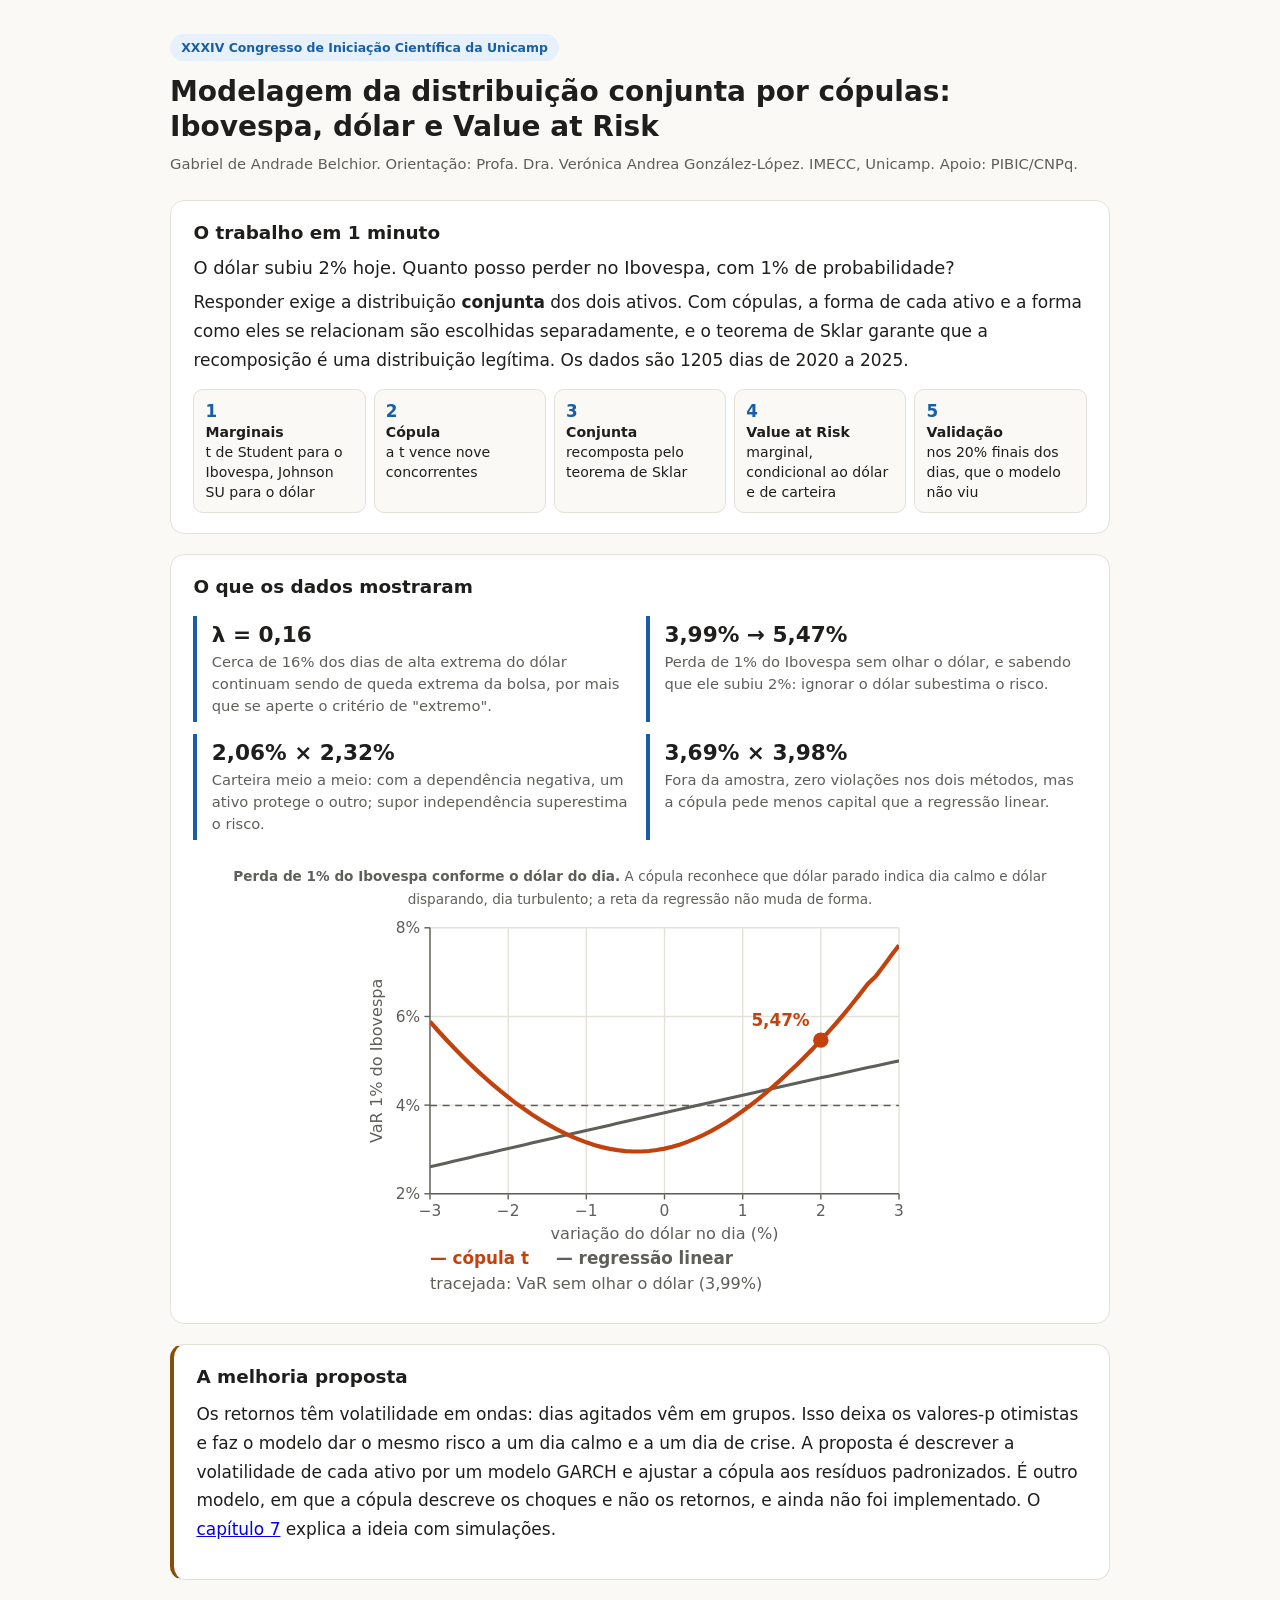
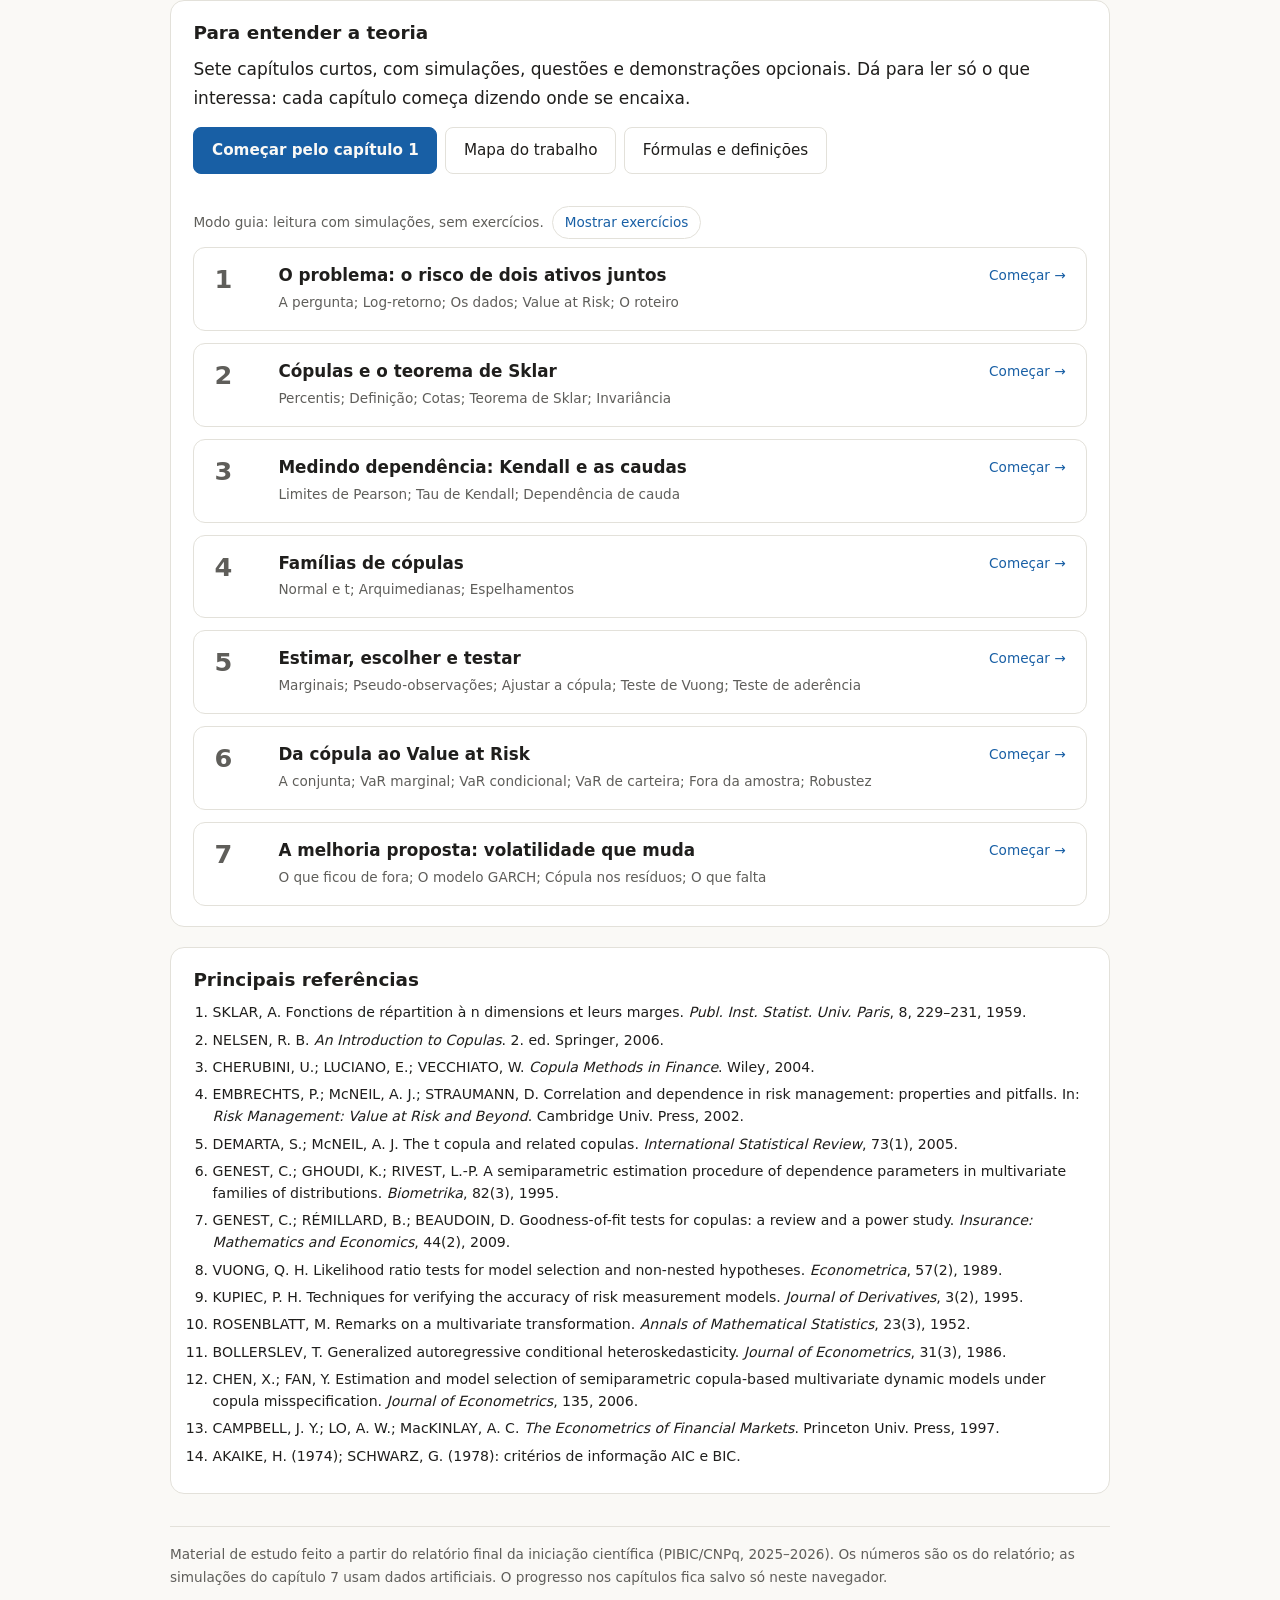
<file: index.html>
<!DOCTYPE html>
<!-- pagina-personalizada -->
<html lang="pt-BR">
<head>
<meta charset="utf-8">
<meta name="viewport" content="width=device-width, initial-scale=1, viewport-fit=cover">
<title>Cópulas: Ibovespa, dólar e VaR</title>
<meta name="description" content="A teoria por trás da iniciação científica sobre cópulas aplicadas ao Ibovespa, ao dólar e ao Value at Risk.">
<link rel="stylesheet" href="assets/estudo.css">
<link rel="stylesheet" href="assets/guia.css">
<style>
  .site { max-width: 980px; }
  .selo { display: inline-block; font-size: .78rem; font-weight: 600; color: var(--accent); background: var(--accent-bg); border-radius: 999px; padding: .2rem .7rem; margin-bottom: .8rem; }
  .site h1 { font-size: 1.75rem; line-height: 1.25; margin-bottom: .4rem; }
  .autoria { color: var(--muted); font-size: .92rem; margin: 0 0 1.5rem; }
  .bloco { background: var(--card); border: 1px solid var(--border); border-radius: 14px; padding: 1.25rem 1.4rem; margin: 0 0 1.25rem; }
  .bloco > h2 { font-size: 1.15rem; margin: 0 0 .6rem; }
  .pergunta { font-size: 1.12rem; line-height: 1.5; margin: 0 0 .4rem; }
  .etapas { list-style: none; padding: 0; margin: .9rem 0 0; display: grid; grid-template-columns: repeat(5, minmax(0, 1fr)); gap: .5rem; counter-reset: etapa; }
  .etapas li { counter-increment: etapa; border: 1px solid var(--border); border-radius: 10px; padding: .6rem .7rem; font-size: .88rem; line-height: 1.4; background: var(--bg); }
  .etapas li::before { content: counter(etapa); display: block; font-weight: 700; color: var(--accent); font-size: 1.05rem; }
  .etapas strong { display: block; }
  @media (max-width: 760px) { .etapas { grid-template-columns: 1fr; } .etapas li { display: grid; grid-template-columns: 1.6rem 1fr; } .etapas li::before { grid-row: span 2; } }
  .numeros { display: grid; grid-template-columns: repeat(2, minmax(0, 1fr)); gap: .75rem; margin: .4rem 0 0; }
  @media (max-width: 600px) { .numeros { grid-template-columns: 1fr; } }
  .numero { border-left: 4px solid var(--accent); padding: .3rem 0 .3rem .9rem; }
  .numero .valor { font-size: 1.35rem; font-weight: 700; line-height: 1.3; }
  .numero p { margin: .15rem 0 0; font-size: .92rem; color: var(--muted); line-height: 1.5; }
  .duas { display: grid; gap: 1.25rem; }
  .duas svg { width: 100%; max-width: 560px; height: auto; display: block; margin: 0 auto; }
  .legenda-fig { text-align: center; font-size: .85rem; color: var(--muted); margin: .3rem 0 0; }
  .melhoria { border-left: 4px solid var(--warn); }
  .site .cap-lista { margin-top: .5rem; }
  .refs { font-size: .88rem; line-height: 1.55; padding-left: 1.2rem; margin: 0; }
  .refs li { margin-bottom: .35rem; }
  .rodape { color: var(--muted); font-size: .85rem; margin-top: 2rem; border-top: 1px solid var(--border); padding-top: 1rem; }
  .comece { margin: .8rem 0 0; }
</style>
</head>
<body>
<main class="site">
  <span class="selo">XXXIV Congresso de Iniciação Científica da Unicamp</span>
  <h1>Modelagem da distribuição conjunta por cópulas: Ibovespa, dólar e Value at Risk</h1>
  <p class="autoria">Gabriel de Andrade Belchior. Orientação: Profa. Dra. Verónica Andrea González-López. IMECC, Unicamp. Apoio: PIBIC/CNPq.</p>

  <section class="bloco">
    <h2>O trabalho em 1 minuto</h2>
    <p class="pergunta">O dólar subiu 2% hoje. Quanto posso perder no Ibovespa, com 1% de probabilidade?</p>
    <p>Responder exige a distribuição <strong>conjunta</strong> dos dois ativos. Com cópulas, a forma de cada ativo e a forma como eles se relacionam são escolhidas separadamente, e o teorema de Sklar garante que a recomposição é uma distribuição legítima. Os dados são 1205 dias de 2020 a 2025.</p>
    <ol class="etapas">
      <li><strong>Marginais</strong>t de Student para o Ibovespa, Johnson SU para o dólar</li>
      <li><strong>Cópula</strong>a t vence nove concorrentes</li>
      <li><strong>Conjunta</strong>recomposta pelo teorema de Sklar</li>
      <li><strong>Value at Risk</strong>marginal, condicional ao dólar e de carteira</li>
      <li><strong>Validação</strong>nos 20% finais dos dias, que o modelo não viu</li>
    </ol>
  </section>

  <section class="bloco">
    <h2>O que os dados mostraram</h2>
    <div class="duas">
      <div class="numeros">
        <div class="numero"><div class="valor">λ = 0,16</div><p>Cerca de 16% dos dias de alta extrema do dólar continuam sendo de queda extrema da bolsa, por mais que se aperte o critério de "extremo".</p></div>
        <div class="numero"><div class="valor">3,99% → 5,47%</div><p>Perda de 1% do Ibovespa sem olhar o dólar, e sabendo que ele subiu 2%: ignorar o dólar subestima o risco.</p></div>
        <div class="numero"><div class="valor">2,06% × 2,32%</div><p>Carteira meio a meio: com a dependência negativa, um ativo protege o outro; supor independência superestima o risco.</p></div>
        <div class="numero"><div class="valor">3,69% × 3,98%</div><p>Fora da amostra, zero violações nos dois métodos, mas a cópula pede menos capital que a regressão linear.</p></div>
      </div>
      <div>
        <p class="legenda-fig"><strong>Perda de 1% do Ibovespa conforme o dólar do dia.</strong> A cópula reconhece que dólar parado indica dia calmo e dólar disparando, dia turbulento; a reta da regressão não muda de forma.</p>
        <svg viewBox="0 0 400 280" id="fig-inicio" role="img" aria-label="VaR de 1% do Ibovespa em função da variação do dólar no dia: curva da cópula, reta da regressão e o VaR sem condição"></svg>
      </div>
    </div>
  </section>

  <section class="bloco melhoria">
    <h2>A melhoria proposta</h2>
    <p>Os retornos têm volatilidade em ondas: dias agitados vêm em grupos. Isso deixa os valores-p otimistas e faz o modelo dar o mesmo risco a um dia calmo e a um dia de crise. A proposta é descrever a volatilidade de cada ativo por um modelo GARCH e ajustar a cópula aos resíduos padronizados. É outro modelo, em que a cópula descreve os choques e não os retornos, e ainda não foi implementado. O <a href="capitulos/cap-07.html">capítulo 7</a> explica a ideia com simulações.</p>
  </section>

  <section class="bloco">
    <h2>Para entender a teoria</h2>
    <p>Sete capítulos curtos, com simulações, questões e demonstrações opcionais. Dá para ler só o que interessa: cada capítulo começa dizendo onde se encaixa.</p>
    <nav class="site-nav">
      <a class="btn primario" href="capitulos/cap-01.html">Começar pelo capítulo 1</a>
      <a class="btn" href="mapa.html">Mapa do trabalho</a>
      <a class="btn" href="revisao.html">Questões misturadas</a>
      <a class="btn" href="formulas.html">Fórmulas e definições</a>
    </nav>
    <div class="cap-lista" id="capitulos"></div>
  </section>

  <section class="bloco">
    <h2>Principais referências</h2>
    <ol class="refs">
      <li>SKLAR, A. Fonctions de répartition à n dimensions et leurs marges. <em>Publ. Inst. Statist. Univ. Paris</em>, 8, 229–231, 1959.</li>
      <li>NELSEN, R. B. <em>An Introduction to Copulas</em>. 2. ed. Springer, 2006.</li>
      <li>CHERUBINI, U.; LUCIANO, E.; VECCHIATO, W. <em>Copula Methods in Finance</em>. Wiley, 2004.</li>
      <li>EMBRECHTS, P.; McNEIL, A. J.; STRAUMANN, D. Correlation and dependence in risk management: properties and pitfalls. In: <em>Risk Management: Value at Risk and Beyond</em>. Cambridge Univ. Press, 2002.</li>
      <li>DEMARTA, S.; McNEIL, A. J. The t copula and related copulas. <em>International Statistical Review</em>, 73(1), 2005.</li>
      <li>GENEST, C.; GHOUDI, K.; RIVEST, L.-P. A semiparametric estimation procedure of dependence parameters in multivariate families of distributions. <em>Biometrika</em>, 82(3), 1995.</li>
      <li>GENEST, C.; RÉMILLARD, B.; BEAUDOIN, D. Goodness-of-fit tests for copulas: a review and a power study. <em>Insurance: Mathematics and Economics</em>, 44(2), 2009.</li>
      <li>VUONG, Q. H. Likelihood ratio tests for model selection and non-nested hypotheses. <em>Econometrica</em>, 57(2), 1989.</li>
      <li>KUPIEC, P. H. Techniques for verifying the accuracy of risk measurement models. <em>Journal of Derivatives</em>, 3(2), 1995.</li>
      <li>ROSENBLATT, M. Remarks on a multivariate transformation. <em>Annals of Mathematical Statistics</em>, 23(3), 1952.</li>
      <li>BOLLERSLEV, T. Generalized autoregressive conditional heteroskedasticity. <em>Journal of Econometrics</em>, 31(3), 1986.</li>
      <li>CHEN, X.; FAN, Y. Estimation and model selection of semiparametric copula-based multivariate dynamic models under copula misspecification. <em>Journal of Econometrics</em>, 135, 2006.</li>
      <li>CAMPBELL, J. Y.; LO, A. W.; MacKINLAY, A. C. <em>The Econometrics of Financial Markets</em>. Princeton Univ. Press, 1997.</li>
      <li>AKAIKE, H. (1974); SCHWARZ, G. (1978): critérios de informação AIC e BIC.</li>
    </ol>
  </section>

  <p class="rodape">Material de estudo feito a partir do relatório final da iniciação científica (PIBIC/CNPq, 2025–2026). Os números são os do relatório; as simulações do capítulo 7 usam dados artificiais. O progresso nos capítulos fica salvo só neste navegador.</p>
</main>
<script src="assets/site.js"></script>
<script src="assets/estudo.js"></script>
<script src="assets/guia.js"></script>
<script src="assets/dados-ic.js"></script>
<script src="assets/copulas-lib.js"></script>
<script>
(function () {
  var S = window.SITE || { slug: '', livro: { titulo: '' }, capitulos: [] };
  var lista = document.getElementById('capitulos');
  S.capitulos.forEach(function (c) {
    var pronto = c.status === 'pronto';
    var d = document.createElement('div'); d.className = 'cap ' + (pronto ? 'pronto' : 'pendente');
    var num = document.createElement('div'); num.className = 'num'; num.textContent = c.numero;
    var meio = document.createElement('div');
    var h = document.createElement('h2');
    if (pronto) { var a = document.createElement('a'); a.href = c.arquivo; a.textContent = c.titulo; h.appendChild(a); }
    else h.textContent = c.titulo;
    var sec = document.createElement('p'); sec.className = 'secoes';
    sec.textContent = pronto ? (c.secoes || []).map(function (s) { return s.titulo; }).join('; ') : 'Ainda não preparado.';
    meio.appendChild(h); meio.appendChild(sec);
    var acao = document.createElement('div'); acao.className = 'acao';
    if (pronto) {
      var est = null;
      try { est = JSON.parse(localStorage.getItem('estatistica-tdah:' + S.slug + '/' + c.id) || 'null'); } catch (e) {}
      var link = document.createElement('a');
      if (est && typeof est.atual === 'number') {
        link.href = c.arquivo + '#passo-' + (est.atual + 1); link.textContent = 'Continuar →';
        acao.appendChild(link);
        if (est.onde) { var o = document.createElement('span'); o.className = 'onde'; o.textContent = est.onde; acao.appendChild(o); }
      } else { link.href = c.arquivo; link.textContent = 'Começar →'; acao.appendChild(link); }
    }
    d.appendChild(num); d.appendChild(meio); d.appendChild(acao);
    lista.appendChild(d);
  });
})();

/* Figura: VaR de 1% do Ibovespa em função do dólar */
(function () {
  var svg = document.getElementById('fig-inicio'), D = window.DADOS_IC;
  if (!svg || !D) return;
  function desenhar() {
    CL.limpar(svg);
    var e = CL.eixos(svg, { x: 50, y: 12, w: 335, h: 190, xmin: -3, xmax: 3, ymin: 2, ymax: 8,
      xticks: [-3, -2, -1, 0, 1, 2, 3], yticks: [2, 4, 6, 8], yfmt: function (t) { return fmt(t, 0) + '%'; },
      xlab: 'variação do dólar no dia (%)', ylab: 'VaR 1% do Ibovespa', grade: true });
    e.g.appendChild(svgEl('line', { x1: e.sx(-3), x2: e.sx(3), y1: e.sy(D.varMarg), y2: e.sy(D.varMarg), stroke: corVar('--muted'), 'stroke-dasharray': '5 4' }));
    e.g.appendChild(svgEl('path', { d: CL.caminho(D.grade.map(function (g, i) { return [e.sx(g), e.sy(D.varReg[i])]; })), stroke: corVar('--muted'), 'stroke-width': 2.2, fill: 'none' }));
    e.g.appendChild(svgEl('path', { d: CL.caminho(D.grade.map(function (g, i) { return [e.sx(g), e.sy(D.varCond[i])]; })), stroke: corVar('--s1'), 'stroke-width': 3, fill: 'none' }));
    e.g.appendChild(svgEl('circle', { cx: e.sx(2), cy: e.sy(D.varCond[50]), r: 5.5, fill: corVar('--s1') }));
    e.g.appendChild(svgEl('text', { x: e.sx(2) - 8, y: e.sy(D.varCond[50]) - 10, 'font-size': 12, 'text-anchor': 'end', fill: corVar('--s1'), 'font-weight': 600 }, '5,47%'));
    svg.appendChild(svgEl('text', { x: 50, y: 252, 'font-size': 12, fill: corVar('--s1'), 'font-weight': 600 }, '— cópula t'));
    svg.appendChild(svgEl('text', { x: 140, y: 252, 'font-size': 12, fill: corVar('--muted'), 'font-weight': 600 }, '— regressão linear'));
    svg.appendChild(svgEl('text', { x: 50, y: 270, 'font-size': 11.5, fill: corVar('--muted') }, 'tracejada: VaR sem olhar o dólar (3,99%)'));
  }
  desenhar();
  if (window.matchMedia) window.matchMedia('(prefers-color-scheme: dark)').addEventListener('change', desenhar);
})();
</script>
</body>
</html>
</file>
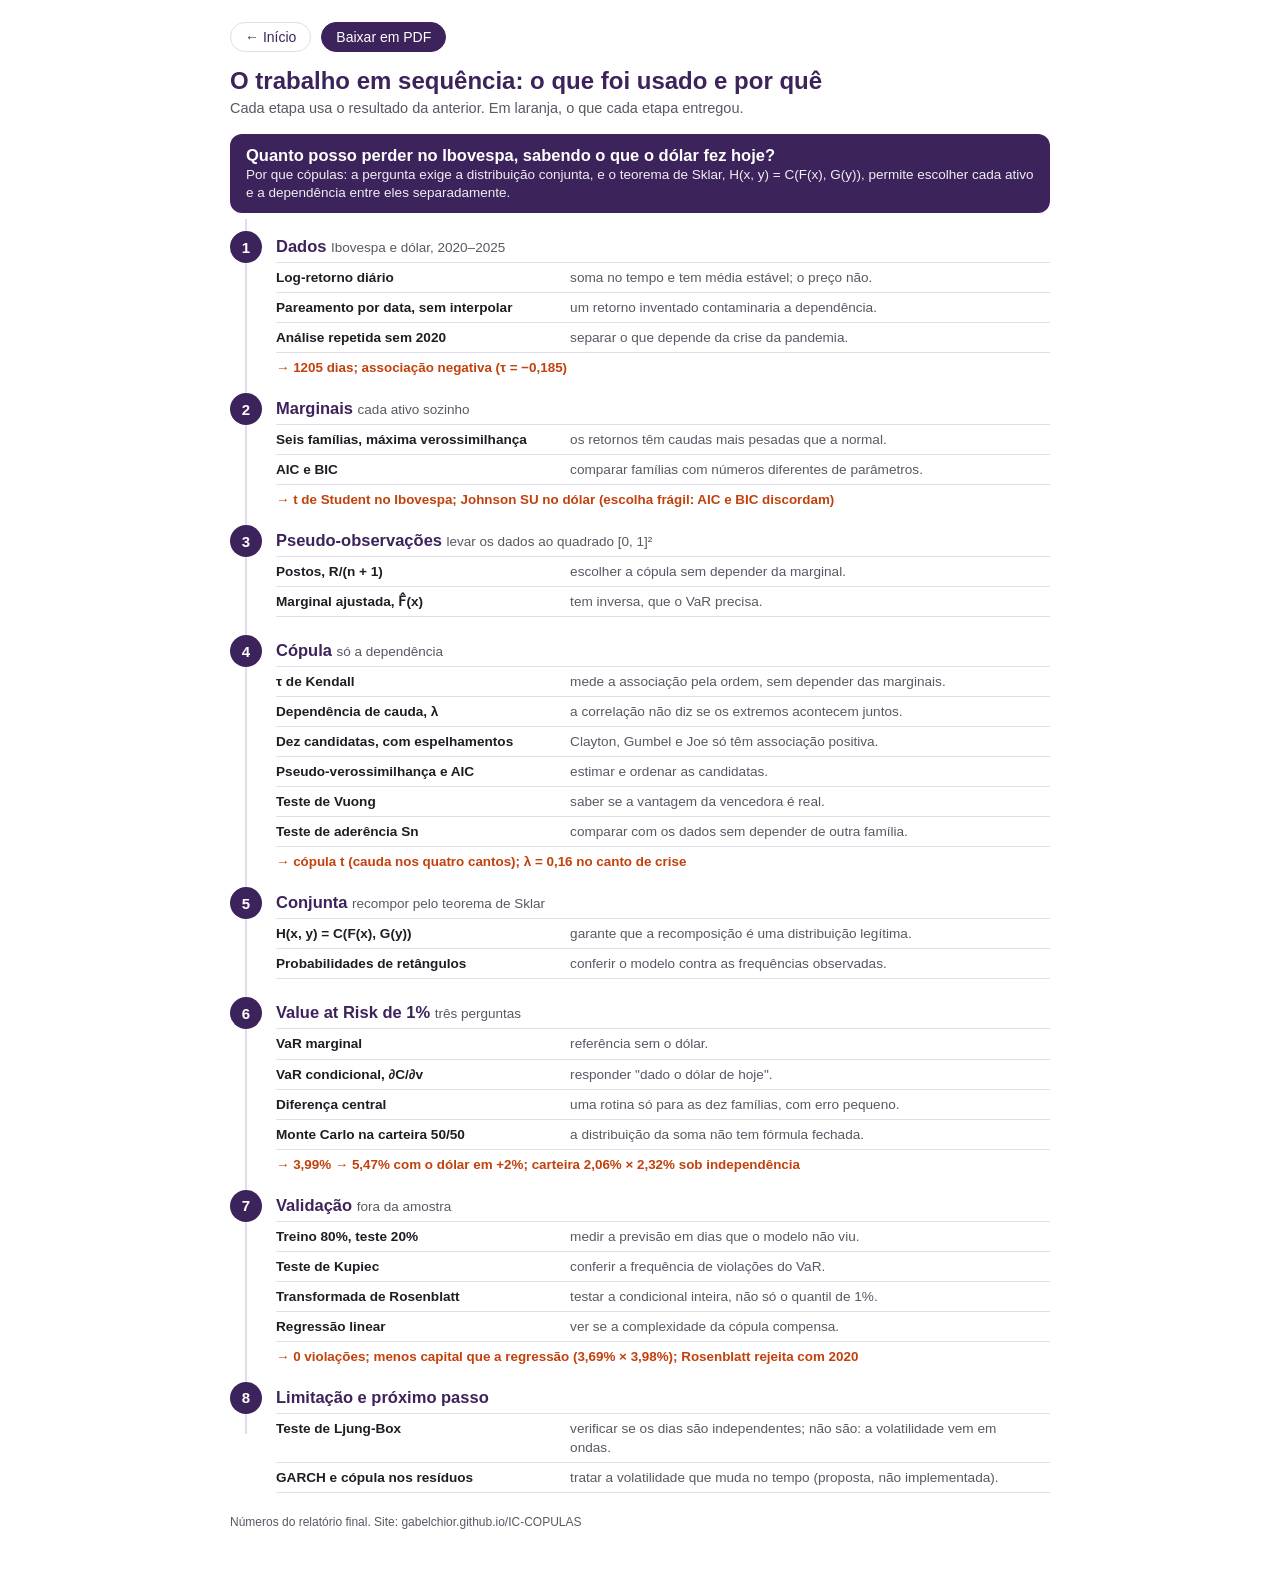
<file: mapa.html>
<!DOCTYPE html>
<html lang="pt-BR">
<head>
<meta charset="utf-8">
<meta name="viewport" content="width=device-width, initial-scale=1">
<title>Mapa do trabalho</title>
<meta name="description" content="O trabalho em sequência: o que foi usado em cada etapa e por quê.">
<style>
  @page { size: A4; margin: 10mm 13mm; }
  :root { --roxo: #3D235B; --laranja: #C2410C; --texto: #1f1d24; --cinza: #5b5763; --linha: #e2dde9; --fundo: #f6f3f9; }
  * { box-sizing: border-box; }
  html, body { margin: 0; background: #fff; color: var(--texto); font-family: "Segoe UI", Calibri, Arial, sans-serif;
    -webkit-print-color-adjust: exact; print-color-adjust: exact; }
  main { max-width: 860px; margin: 0 auto; padding: 22px 20px 40px; }
  .acoes { display: flex; gap: 10px; flex-wrap: wrap; margin: 0 0 14px; }
  .acoes a { font-size: 14px; color: var(--roxo); text-decoration: none; border: 1.5px solid var(--linha); border-radius: 999px; padding: 6px 14px; }
  .acoes a.primario { background: var(--roxo); color: #fff; border-color: var(--roxo); }
  h1 { font-size: 24px; color: var(--roxo); margin: 0 0 4px; line-height: 1.25; }
  .sub { color: var(--cinza); margin: 0 0 18px; font-size: 14.5px; }
  .pergunta { background: var(--roxo); color: #fff; border-radius: 12px; padding: 12px 16px; margin: 0 0 6px; }
  .pergunta strong { font-size: 16.5px; display: block; }
  .pergunta span { font-size: 13.5px; opacity: .92; }
  .etapas { list-style: none; margin: 0; padding: 0; }
  .etapa { position: relative; padding: 14px 0 6px 46px; break-inside: avoid; }
  .etapa::before { content: ""; position: absolute; left: 15px; top: 0; bottom: 0; border-left: 2px solid var(--linha); }
  .etapa:last-child::before { bottom: 50%; }
  .etapa .n { position: absolute; left: 0; top: 12px; width: 32px; height: 32px; border-radius: 999px; background: var(--roxo); color: #fff;
    font-weight: 700; font-size: 15px; display: flex; align-items: center; justify-content: center; }
  .etapa h2 { font-size: 16.5px; color: var(--roxo); margin: 4px 0 6px; }
  .etapa h2 small { font-weight: 400; color: var(--cinza); font-size: 13.5px; }
  .itens { display: grid; grid-template-columns: minmax(0, 38%) minmax(0, 62%); border-top: 1px solid var(--linha); font-size: 13.6px; line-height: 1.4; }
  .itens > div { padding: 5px 10px 5px 0; border-bottom: 1px solid var(--linha); }
  .itens .o { font-weight: 600; }
  .itens .p { color: var(--cinza); }
  .res { margin: 7px 0 0; font-size: 13.4px; color: var(--laranja); font-weight: 600; }
  .res::before { content: "→ "; }
  .rodape { margin-top: 16px; font-size: 12px; color: var(--cinza); }
  @media (max-width: 600px) {
    main { padding: 16px 16px 32px; }
    h1 { font-size: 21px; }
    .itens { grid-template-columns: 1fr; }
    .itens .o { border-bottom: 0; padding-bottom: 0; }
    .etapa { padding-left: 42px; }
  }
  @media print {
    main { max-width: none; padding: 0; }
    .acoes { display: none; }
    h1 { font-size: 20px; }
    .sub { margin-bottom: 8px; font-size: 12px; }
    .pergunta { padding: 8px 14px; }
    .pergunta strong { font-size: 14.5px; }
    .pergunta span { font-size: 12px; }
    .etapa { padding-top: 5px; padding-bottom: 0; }
    .etapa .n { top: 4px; width: 26px; height: 26px; font-size: 13px; }
    .etapa h2 { font-size: 14px; margin: 2px 0 3px; }
    .itens { font-size: 11.6px; line-height: 1.32; }
    .itens > div { padding: 2px 8px 2px 0; }
    .res { font-size: 11.4px; margin-top: 3px; }
    .rodape { margin-top: 8px; font-size: 10.5px; }
  }
</style>
</head>
<body>
<main>
  <nav class="acoes"><a href="index.html">← Início</a><a class="primario" href="mapa-do-trabalho.pdf" download>Baixar em PDF</a></nav>
  <h1>O trabalho em sequência: o que foi usado e por quê</h1>
  <p class="sub">Cada etapa usa o resultado da anterior. Em laranja, o que cada etapa entregou.</p>

  <div class="pergunta">
    <strong>Quanto posso perder no Ibovespa, sabendo o que o dólar fez hoje?</strong>
    <span>Por que cópulas: a pergunta exige a distribuição conjunta, e o teorema de Sklar, H(x, y) = C(F(x), G(y)), permite escolher cada ativo e a dependência entre eles separadamente.</span>
  </div>

  <ol class="etapas">
    <li class="etapa"><span class="n">1</span>
      <h2>Dados <small>Ibovespa e dólar, 2020–2025</small></h2>
      <div class="itens">
        <div class="o">Log-retorno diário</div><div class="p">soma no tempo e tem média estável; o preço não.</div>
        <div class="o">Pareamento por data, sem interpolar</div><div class="p">um retorno inventado contaminaria a dependência.</div>
        <div class="o">Análise repetida sem 2020</div><div class="p">separar o que depende da crise da pandemia.</div>
      </div>
      <p class="res">1205 dias; associação negativa (τ = −0,185)</p>
    </li>

    <li class="etapa"><span class="n">2</span>
      <h2>Marginais <small>cada ativo sozinho</small></h2>
      <div class="itens">
        <div class="o">Seis famílias, máxima verossimilhança</div><div class="p">os retornos têm caudas mais pesadas que a normal.</div>
        <div class="o">AIC e BIC</div><div class="p">comparar famílias com números diferentes de parâmetros.</div>
      </div>
      <p class="res">t de Student no Ibovespa; Johnson SU no dólar (escolha frágil: AIC e BIC discordam)</p>
    </li>

    <li class="etapa"><span class="n">3</span>
      <h2>Pseudo-observações <small>levar os dados ao quadrado [0, 1]²</small></h2>
      <div class="itens">
        <div class="o">Postos, R/(n + 1)</div><div class="p">escolher a cópula sem depender da marginal.</div>
        <div class="o">Marginal ajustada, F̂(x)</div><div class="p">tem inversa, que o VaR precisa.</div>
      </div>
    </li>

    <li class="etapa"><span class="n">4</span>
      <h2>Cópula <small>só a dependência</small></h2>
      <div class="itens">
        <div class="o">τ de Kendall</div><div class="p">mede a associação pela ordem, sem depender das marginais.</div>
        <div class="o">Dependência de cauda, λ</div><div class="p">a correlação não diz se os extremos acontecem juntos.</div>
        <div class="o">Dez candidatas, com espelhamentos</div><div class="p">Clayton, Gumbel e Joe só têm associação positiva.</div>
        <div class="o">Pseudo-verossimilhança e AIC</div><div class="p">estimar e ordenar as candidatas.</div>
        <div class="o">Teste de Vuong</div><div class="p">saber se a vantagem da vencedora é real.</div>
        <div class="o">Teste de aderência Sn</div><div class="p">comparar com os dados sem depender de outra família.</div>
      </div>
      <p class="res">cópula t (cauda nos quatro cantos); λ = 0,16 no canto de crise</p>
    </li>

    <li class="etapa"><span class="n">5</span>
      <h2>Conjunta <small>recompor pelo teorema de Sklar</small></h2>
      <div class="itens">
        <div class="o">H(x, y) = C(F(x), G(y))</div><div class="p">garante que a recomposição é uma distribuição legítima.</div>
        <div class="o">Probabilidades de retângulos</div><div class="p">conferir o modelo contra as frequências observadas.</div>
      </div>
    </li>

    <li class="etapa"><span class="n">6</span>
      <h2>Value at Risk de 1% <small>três perguntas</small></h2>
      <div class="itens">
        <div class="o">VaR marginal</div><div class="p">referência sem o dólar.</div>
        <div class="o">VaR condicional, ∂C/∂v</div><div class="p">responder "dado o dólar de hoje".</div>
        <div class="o">Diferença central</div><div class="p">uma rotina só para as dez famílias, com erro pequeno.</div>
        <div class="o">Monte Carlo na carteira 50/50</div><div class="p">a distribuição da soma não tem fórmula fechada.</div>
      </div>
      <p class="res">3,99% → 5,47% com o dólar em +2%; carteira 2,06% × 2,32% sob independência</p>
    </li>

    <li class="etapa"><span class="n">7</span>
      <h2>Validação <small>fora da amostra</small></h2>
      <div class="itens">
        <div class="o">Treino 80%, teste 20%</div><div class="p">medir a previsão em dias que o modelo não viu.</div>
        <div class="o">Teste de Kupiec</div><div class="p">conferir a frequência de violações do VaR.</div>
        <div class="o">Transformada de Rosenblatt</div><div class="p">testar a condicional inteira, não só o quantil de 1%.</div>
        <div class="o">Regressão linear</div><div class="p">ver se a complexidade da cópula compensa.</div>
      </div>
      <p class="res">0 violações; menos capital que a regressão (3,69% × 3,98%); Rosenblatt rejeita com 2020</p>
    </li>

    <li class="etapa"><span class="n">8</span>
      <h2>Limitação e próximo passo</h2>
      <div class="itens">
        <div class="o">Teste de Ljung-Box</div><div class="p">verificar se os dias são independentes; não são: a volatilidade vem em ondas.</div>
        <div class="o">GARCH e cópula nos resíduos</div><div class="p">tratar a volatilidade que muda no tempo (proposta, não implementada).</div>
      </div>
    </li>
  </ol>

  <p class="rodape">Números do relatório final. Site: gabelchior.github.io/IC-COPULAS</p>
</main>
</body>
</html>
</file>
<file: assets/estudo.css>
:root {
  --bg: #faf9f6; --card: #ffffff; --text: #1f1e1c; --muted: #5f5e5a; --border: #e3e1da;
  --accent: #185fa5; --accent-bg: #e6f1fb; --ok: #3b6d11; --ok-bg: #eaf3de;
  --err: #a32d2d; --err-bg: #fcebeb; --warn: #854f0b; --warn-bg: #faeeda; --roxo: #534ab7;
  --s1: #c2410c; --s2: #534ab7; --s3: #0f766e;
  box-sizing: border-box;
  padding-top: env(safe-area-inset-top, 0px);
  padding-bottom: env(safe-area-inset-bottom, 0px);
}
@media (prefers-color-scheme: dark) {
  :root:not([data-theme="light"]) {
    --bg: #1c1c1b; --card: #262625; --text: #eeede8; --muted: #b4b2a9; --border: #3a3a38;
    --accent: #85b7eb; --accent-bg: #0c2a4a; --ok: #97c459; --ok-bg: #1f3310;
    --err: #f09595; --err-bg: #3d1414; --warn: #ef9f27; --warn-bg: #3a2604; --roxo: #afa9ec;
    --s1: #fb9a5b; --s2: #afa9ec; --s3: #5fd3c0;
  }
}
:root[data-theme="dark"] {
  --bg: #1c1c1b; --card: #262625; --text: #eeede8; --muted: #b4b2a9; --border: #3a3a38;
  --accent: #85b7eb; --accent-bg: #0c2a4a; --ok: #97c459; --ok-bg: #1f3310;
  --err: #f09595; --err-bg: #3d1414; --warn: #ef9f27; --warn-bg: #3a2604; --roxo: #afa9ec;
  --s1: #fb9a5b; --s2: #afa9ec; --s3: #5fd3c0;
}
html { scroll-padding-top: env(safe-area-inset-top, 0px); }
*, *::before, *::after { box-sizing: inherit; }
body { margin: 0; background: var(--bg); color: var(--text); font-family: "Inter", system-ui, -apple-system, "Segoe UI", Roboto, sans-serif; font-size: 17px; line-height: 1.7; }
.wrap { max-width: 1200px; margin: 0 auto; padding: 1.75rem 2rem 3rem; }
@media (max-width: 700px) { .wrap { padding: 1.25rem 1rem 3rem; } }
h1 { font-size: 1.5rem; font-weight: 600; margin: 0 0 .25rem; line-height: 1.3; }
h2 { font-size: 1.25rem; font-weight: 600; margin: 0 0 .75rem; line-height: 1.35; }
h3 { font-size: 1.05rem; font-weight: 600; margin: 1.25rem 0 .5rem; }
h4 { font-size: .95rem; font-weight: 600; margin: 0 0 .4rem; }
p { margin: 0 0 .9rem; }
.contexto { color: var(--muted); font-size: .95rem; margin: 0 0 1rem; }
.abas { display: flex; gap: .5rem; margin: 0 0 1.25rem; border-bottom: 1px solid var(--border); }
.abas button { background: none; border: none; border-bottom: 2px solid transparent; padding: .6rem .9rem; font: inherit; font-size: .95rem; color: var(--muted); cursor: pointer; }
.abas button[aria-selected="true"] { color: var(--accent); border-bottom-color: var(--accent); font-weight: 600; }
.passo { background: var(--card); border: 1px solid var(--border); border-radius: 12px; padding: 1.25rem; max-width: 800px; margin: 0 auto; }
.passo.com-apoio { max-width: none; }
.texto > :first-child, .apoio > :first-child { margin-top: 0; }
.texto > :last-child, .apoio > :last-child { margin-bottom: 0; }
/* Sem barras de rolagem internas: a coluna de apoio nunca rola sozinha.
   O topo do "sticky" é calculado no script: se o apoio couber na tela, fica preso no alto;
   se for mais alto que a tela, rola com a página e prende pela base. */
@media (min-width: 960px) {
  .passo { padding: 1.75rem 2rem; }
  .passo.com-apoio { display: grid; grid-template-columns: minmax(0, 1fr) minmax(0, 1fr); gap: 2.5rem; align-items: start; }
  .apoio { position: sticky; top: 1rem; }
  .resumo-grid { display: grid; grid-template-columns: minmax(0, 1fr) minmax(0, 1fr); gap: 2.5rem; align-items: start; }
  .resumo-grid .lado { grid-template-columns: 1fr; }
  .apoio .sim > svg { max-height: 40vh; }
}
@media (max-width: 959px) { .apoio { margin-top: 1rem; } }

/* ---- Blocos de leitura ---- */
.ideia { background: var(--accent-bg); color: var(--text); border-left: 4px solid var(--accent); padding: .75rem 1rem; margin: 1rem 0; }
.ideia::before { content: "Ideia central"; display: block; font-size: .8rem; font-weight: 600; color: var(--accent); margin-bottom: .2rem; }
.definicao { border-left: 4px solid var(--roxo); padding: .4rem 0 .4rem 1rem; margin: 1rem 0; }
.exemplo { background: var(--bg); border: 1px solid var(--border); border-radius: 8px; padding: .8rem 1rem; margin: 1rem 0; }
.exemplo::before { content: "Exemplo"; display: block; font-size: .8rem; font-weight: 600; color: var(--muted); margin-bottom: .2rem; }
.confira { border-left: 4px solid var(--ok); padding: .4rem 0 .4rem 1rem; margin: 1rem 0; font-size: .95rem; }
.confira::before { content: "Confira"; display: block; font-size: .8rem; font-weight: 600; color: var(--ok); margin-bottom: .1rem; }
.confira ul { margin: 0; padding-left: 1.1rem; }
.compara { display: grid; grid-template-columns: minmax(0, 1fr) minmax(0, 1fr); gap: .75rem; margin: 1rem 0; }
.compara > div { border: 1px solid var(--border); border-radius: 8px; padding: .7rem .8rem; font-size: .95rem; }
.compara > div > :last-child { margin-bottom: 0; }
.compara ul { margin: 0; padding-left: 1.1rem; }
.compara li { margin-bottom: .3rem; }
@media (max-width: 600px) { .compara { grid-template-columns: 1fr; } }
details.demo { border: 1px dashed var(--border); border-radius: 8px; padding: .5rem .9rem; margin: 1rem 0; }
details.demo > summary { cursor: pointer; font-weight: 600; font-size: .95rem; color: var(--muted); }
details.demo[open] > summary { margin-bottom: .6rem; }

/* ---- Fórmulas: nunca rolam; encolhem para caber ---- */
.formula { margin: 1rem 0; }
mjx-container[jax="SVG"][display="true"] { margin: .6em 0 !important; max-width: 100%; }
mjx-container[jax="SVG"][display="true"] > svg { max-width: 100%; height: auto; }
.s1 { color: var(--s1); } .s2 { color: var(--s2); } .s3 { color: var(--s3); }
.legenda { list-style: none; padding: 0; margin: .2rem 0 0; font-size: .93rem; display: flex; flex-wrap: wrap; column-gap: 1.25rem; row-gap: .1rem; }

/* ---- Atividades (tudo que é "sua vez" usa o fundo âmbar) ---- */
.pare, .prever, .lacunas, .acheerro { background: var(--warn-bg); border-radius: 8px; padding: .9rem 1rem; margin: 1rem 0; }
.pare::before, .prever::before, .lacunas::before, .acheerro::before { display: block; font-size: .8rem; font-weight: 600; color: var(--warn); margin-bottom: .2rem; }
.pare::before { content: "Pare e tente"; }
.prever::before { content: "Preveja antes de mexer"; }
.prever:not([data-sim])::before { content: "Preveja"; }
.lacunas::before { content: "Complete"; }
.acheerro::before { content: "Ache o erro"; }
.pare .resposta, .prever .explica { border-top: 1px solid var(--border); padding-top: .6rem; margin-top: .6rem; }
.pare > :last-child, .prever > :last-child, .lacunas > :last-child, .acheerro > :last-child { margin-bottom: 0; }
.prever .alts { display: flex; flex-wrap: wrap; gap: .4rem; margin-bottom: .5rem; }
.prever .alts button { font: inherit; font-size: .93rem; padding: .4rem .8rem; border: 1px solid var(--border); border-radius: 999px; background: var(--card); color: var(--text); cursor: pointer; }
.prever .alts button.escolhida { border-color: var(--accent); box-shadow: inset 0 0 0 1px var(--accent); font-weight: 600; }
.prever .alts button.certa { border-color: var(--ok); background: var(--ok-bg); }
.prever .alts button.errada { border-color: var(--err); background: var(--err-bg); }
.aviso-prever { font-size: .88rem; color: var(--muted); margin: 0 0 .4rem; }
.aviso-prever:empty { display: none; }
.sim.travada { opacity: .45; }
input.lacuna { width: 6.5em; font: inherit; padding: .1rem .4rem; border: 1px solid var(--muted); border-radius: 6px; background: var(--card); color: var(--text); text-align: center; }
input.lacuna.ok { border-color: var(--ok); background: var(--ok-bg); }
input.lacuna.no { border-color: var(--err); background: var(--err-bg); }
.res-lacunas { font-size: .93rem; margin: .5rem 0 0; }
.res-lacunas:empty { display: none; }
.res-lacunas.ok { color: var(--ok); } .res-lacunas.no { color: var(--err); }
.lacunas .dica { font-size: .93rem; margin: .5rem 0 0; }
.lacunas .resolucao { border-top: 1px solid var(--border); padding-top: .6rem; margin-top: .6rem; }
.acheerro .linhas { list-style: none; padding: 0; margin: .4rem 0 0; display: grid; gap: .35rem; counter-reset: linha; }
.acheerro .linhas li { counter-increment: linha; }
.acheerro .linhas button { width: 100%; text-align: left; font: inherit; font-size: .95rem; line-height: 1.5; padding: .45rem .7rem; border: 1px solid var(--border); border-radius: 8px; background: var(--card); color: var(--text); cursor: pointer; }
.acheerro .linhas button::before { content: counter(linha) ". "; color: var(--muted); }
.acheerro .linhas button.achou { border-color: var(--ok); background: var(--ok-bg); }
.acheerro .linhas button.correta { border-color: var(--err); background: var(--err-bg); }

/* ---- Questões ---- */
.quiz { margin: 1.25rem 0; }
.quiz .enunciado { font-weight: 600; }
.quiz .alts { display: grid; gap: .5rem; }
.quiz .alts button { text-align: left; font: inherit; font-size: .97rem; line-height: 1.5; padding: .7rem .9rem; border: 1px solid var(--border); border-radius: 8px; background: var(--card); color: var(--text); cursor: pointer; }
.quiz .alts button.certa { border-color: var(--ok); background: var(--ok-bg); }
.quiz .alts button.errada { border-color: var(--err); background: var(--err-bg); }
.fb { display: none; font-size: .93rem; padding: .6rem .9rem; border-radius: 8px; margin-top: .5rem; }
.fb.mostrar { display: block; }
.fb.ok { background: var(--ok-bg); color: var(--ok); }
.fb.no { background: var(--err-bg); color: var(--err); }

/* ---- Simulações ---- */
.sim { border: 1px solid var(--border); border-radius: 8px; padding: .9rem; margin: 1rem 0; transition: opacity .2s; }
.sim label { display: flex; flex-wrap: wrap; align-items: center; column-gap: .75rem; row-gap: .1rem; font-size: .9rem; color: var(--muted); margin-bottom: .35rem; }
.sim input[type=range] { flex: 1 1 170px; min-width: 0; }
.sim > svg { width: 100%; max-width: 460px; height: auto; display: block; margin: .5rem auto 0; }
svg.fig { width: 100%; max-width: 420px; height: auto; display: block; margin: .5rem auto 0; }
/* rede de segurança: um traço que passe 1–2 unidades do viewBox aparece em vez de ser cortado.
   O desenho em si deve caber no viewBox (scripts/conferir_figuras.js confere). */
.sim > svg, svg.fig { overflow: visible; }

/* ---- Tabelas: cabem na largura, sem rolagem lateral ---- */
.escala { max-width: 100%; }
.tab { border-collapse: collapse; font-size: .92rem; width: 100%; font-variant-numeric: tabular-nums; }
.tab th, .tab td { padding: .35rem .5rem; text-align: center; border-bottom: 1px solid var(--border); }
.tab td { white-space: nowrap; }
.tab th { font-weight: 600; color: var(--muted); }
@media (max-width: 600px) { .tab { font-size: .8rem; } .tab th, .tab td { padding: .3rem .2rem; } }

/* ---- Navegação ---- */
.nav { display: flex; justify-content: space-between; gap: .75rem; margin-top: 1.25rem; }
.nav button, .btn { font: inherit; font-size: .95rem; padding: .6rem 1.1rem; border-radius: 8px; border: 1px solid var(--border); background: var(--card); color: var(--text); cursor: pointer; }
.btn.pequeno { padding: .35rem .8rem; font-size: .85rem; }
.nav button.primario, .btn.primario { background: var(--accent); border-color: var(--accent); color: var(--bg); font-weight: 600; }
/* ---- Passos da seção atual, no topo: só para percorrer a seção (sem ✓, sem o capítulo inteiro) ---- */
.subtopicos { position: relative; display: flex; flex-wrap: wrap; align-items: baseline; column-gap: 1.2rem; row-gap: .15rem; margin: 0 0 1.1rem; padding-bottom: .3rem; border-bottom: 1px solid var(--border); }
.subtopicos .sub-secao { font-size: .8rem; color: var(--muted); margin-right: .2rem; }
.subtopicos button { background: none; border: none; font: inherit; font-size: .92rem; color: var(--muted); padding: .2rem 0 .3rem; cursor: pointer; transition: color .2s; }
.subtopicos button:hover, .subtopicos button:focus-visible { color: var(--text); outline: none; }
.subtopicos button.atual { color: var(--accent); }
.sub-sublinhado { position: absolute; left: 0; top: 0; height: 2px; width: 0; border-radius: 2px; background: var(--accent); pointer-events: none; transition: transform .45s cubic-bezier(.22, 1, .36, 1), width .45s cubic-bezier(.22, 1, .36, 1); }
@media (prefers-reduced-motion: reduce) { .sub-sublinhado, .subtopicos button { transition: none; } }

/* ---- Trilho lateral: sumário do capítulo que só aparece quando chamado ----
   Fechado: um traço por seção na borda esquerda. Ao passar o mouse, tocar ou focar,
   o painel desliza, os itens entram em cascata e o marcador escorrega até o passo atual. */
@media (max-width: 1300px) { .wrap { padding-left: calc(28px + 1.5rem); } }
@media (max-width: 700px) { .wrap { padding-left: calc(28px + .5rem); } }
.trilho { position: fixed; top: 0; bottom: 0; left: 0; width: 28px; z-index: 25; cursor: pointer; outline: none; }
.trilho-tracos { position: absolute; left: 9px; top: 50%; transform: translateY(-50%); display: flex; flex-direction: column; gap: 9px; transition: opacity .2s ease, transform .35s cubic-bezier(.22, 1, .36, 1); }
.trilho:not(.aberto):hover .trilho-tracos { transform: translate(2px, -50%); }
.trilho.aberto .trilho-tracos { opacity: 0; transform: translate(10px, -50%); }
.traco { width: 9px; height: 3px; border-radius: 2px; background: var(--border); transition: width .45s cubic-bezier(.22, 1, .36, 1), background-color .35s; }
.traco.vista { background: var(--muted); }
.traco.atual { width: 17px; background: var(--accent); }
.trilho-painel { position: absolute; top: 0; bottom: 0; left: 0; width: min(300px, 85vw); padding: 1.25rem 1rem 1.25rem 1.1rem; display: flex; flex-direction: column; justify-content: center; gap: .7rem; background: var(--card); border-right: 1px solid var(--border); border-radius: 0 18px 18px 0; box-shadow: 8px 0 30px rgba(0,0,0,.14); transform: translateX(calc(-100% - 40px)); visibility: hidden; transition: transform .42s cubic-bezier(.22, 1, .36, 1), visibility 0s linear .42s; cursor: default; }
.trilho.aberto .trilho-painel { transform: none; visibility: visible; transition: transform .42s cubic-bezier(.22, 1, .36, 1), visibility 0s; }
.trilho-cap { font-size: .75rem; color: var(--muted); margin: 0; padding-left: .9rem; }
.trilho-lista { position: relative; display: flex; flex-direction: column; }
.trilho-lista button, .trilho-rodape { opacity: 0; transform: translateX(-14px); transition: opacity .15s ease, transform .2s ease, background-color .15s, color .15s; }
.trilho.aberto .trilho-lista button, .trilho.aberto .trilho-rodape { opacity: 1; transform: none; transition: opacity .3s ease calc(var(--i, 0) * 28ms + 90ms), transform .45s cubic-bezier(.22, 1, .36, 1) calc(var(--i, 0) * 28ms + 90ms), background-color .15s, color .15s; }
.trilho-lista button { text-align: left; background: none; border: none; font: inherit; font-size: .9rem; line-height: 1.35; color: var(--muted); padding: .32rem .5rem .32rem .9rem; border-radius: 8px; cursor: pointer; }
.trilho-lista button:hover, .trilho-lista button:focus-visible { background: var(--accent-bg); color: var(--text); outline: none; }
.trilho-secao.vista { color: var(--text); }
.trilho-secao.atual { color: var(--accent); font-weight: 600; }
.trilho-passo { font-size: .84rem !important; padding-left: 1.75rem !important; }
.trilho-passo.atual { color: var(--text); font-weight: 600; }
.trilho-marcador { position: absolute; left: .95rem; top: 0; width: 3px; height: 0; border-radius: 2px; background: var(--accent); transition: transform .5s cubic-bezier(.22, 1, .36, 1), height .5s cubic-bezier(.22, 1, .36, 1), opacity .3s; }
.trilho-rodape { display: flex; flex-wrap: wrap; gap: .4rem; border-top: 1px solid var(--border); padding: .75rem 0 0 .9rem; }
.trilho.compacto .trilho-lista button { font-size: .8rem; padding-top: .16rem; padding-bottom: .16rem; }
@media (prefers-reduced-motion: reduce) {
  .trilho *, .trilho *::before { transition-duration: 0s !important; transition-delay: 0s !important; }
}
.retomada { background: var(--card); border: 1px solid var(--accent); border-radius: 12px; padding: 1rem 1.25rem; max-width: 800px; margin: 0 auto 1rem; }
.retomada::before { content: "De volta"; display: block; font-size: .8rem; font-weight: 600; color: var(--accent); margin-bottom: .2rem; }
.retomada .item { border-top: 1px solid var(--border); padding: .6rem 0; }
.retomada .item p { margin: 0 0 .4rem; }
.retomada .ideia { margin: .5rem 0 0; }

/* ---- Resumo ---- */
.lado { display: grid; grid-template-columns: repeat(auto-fit, minmax(240px, 1fr)); gap: .75rem; }
.lado > div { background: var(--card); border: 1px solid var(--border); border-radius: 8px; padding: .8rem 1rem; }
.resumo-lista { padding-left: 1.2rem; }
.resumo-lista li { margin-bottom: .4rem; }
.revisao { background: var(--card); border: 1px solid var(--border); border-radius: 12px; padding: 1rem 1.25rem; margin: 0 0 1.5rem; }
.revisao h3 { margin-top: 0; }
.rev-cabeca { font-size: .85rem; color: var(--muted); margin: 0 0 .3rem; }
.rev-acoes { display: flex; flex-wrap: wrap; gap: .5rem; margin-top: .75rem; }

/* ---- Referências: balão, gaveta e painel ---- */
.ref { color: var(--accent); border-bottom: 1px dashed var(--accent); cursor: pointer; }
.ref:focus-visible { outline: 2px solid var(--accent); outline-offset: 2px; }
.destaque { animation: piscar 1.6s ease-out; }
@keyframes piscar { 0%, 30% { box-shadow: 0 0 0 3px var(--accent); } 100% { box-shadow: 0 0 0 3px transparent; } }
.balao { position: absolute; z-index: 20; width: min(380px, calc(100vw - 24px)); background: var(--card); border: 1px solid var(--accent); border-radius: 10px; padding: .7rem .9rem; font-size: .93rem; box-shadow: 0 6px 20px rgba(0,0,0,.15); }
.balao .formula, .balao .exemplo, .balao .definicao, .gaveta .formula, .gaveta .exemplo, #painel .formula, #painel .exemplo { margin: .3rem 0; }
.rotulo-ref { font-size: .78rem; color: var(--muted); margin: 0 0 .2rem; }
.ir-passo { display: inline-block; font: inherit; font-size: .85rem; background: none; border: none; color: var(--accent); padding: .3rem 0 0; cursor: pointer; text-decoration: underline; }
/* A gaveta não tem rolagem própria: se o conteúdo não couber, ele abre como painel de página inteira. */
.gaveta { position: fixed; left: 0; right: 0; bottom: 0; z-index: 30; background: var(--card); border-top: 1px solid var(--border); border-radius: 14px 14px 0 0; box-shadow: 0 -6px 24px rgba(0,0,0,.18); padding: .9rem 1rem calc(1rem + env(safe-area-inset-bottom, 0px)); }
.gaveta-interno { max-width: 900px; margin: 0 auto; }
.gaveta-topo { display: flex; justify-content: space-between; align-items: center; gap: .5rem; margin-bottom: .4rem; }
.gaveta-topo strong { font-size: 1rem; }
.gaveta-item { border-top: 1px solid var(--border); padding: .6rem 0; }
.gaveta-item:first-of-type { border-top: none; }
#painel { max-width: 900px; margin: 0 auto; }
.painel-lista { display: grid; grid-template-columns: repeat(auto-fit, minmax(320px, 1fr)); gap: 0 2rem; }
.nota-painel { font-size: .88rem; color: var(--muted); margin-top: .75rem; }
[hidden] { display: none !important; }

/* ---- Integração com o site do livro ---- */
.sub-livro { margin-left: auto; font-size: .78rem; color: var(--muted); }
.fim-capitulo { display: flex; flex-wrap: wrap; justify-content: space-between; gap: .75rem; margin-top: 2rem; padding-top: 1.25rem; border-top: 1px solid var(--border); }
.fim-capitulo a, a.btn { text-decoration: none; display: inline-block; }

/* ---- Páginas gerais: início, revisão para prova, fórmulas ---- */
.site { max-width: 900px; margin: 0 auto; padding: 2rem 1.25rem 4rem; }
.site h1 { font-size: 1.6rem; margin-bottom: .2rem; }
.site .sub { color: var(--muted); margin: 0 0 1.5rem; }
.site-nav { display: flex; flex-wrap: wrap; gap: .5rem; margin: 0 0 2rem; }
.site-nav a { text-decoration: none; }
.cap-lista { display: grid; gap: .75rem; }
.cap { display: grid; grid-template-columns: 3rem minmax(0, 1fr) auto; gap: 1rem; align-items: start; background: var(--card); border: 1px solid var(--border); border-radius: 12px; padding: 1rem 1.25rem; transition: border-color .2s, transform .25s cubic-bezier(.22, 1, .36, 1); }
.cap.pronto:hover { border-color: var(--accent); transform: translateX(3px); }
.cap .num { font-size: 1.6rem; font-weight: 600; color: var(--muted); line-height: 1.2; }
.cap h2 { font-size: 1.05rem; margin: 0 0 .25rem; }
.cap h2 a { color: var(--text); text-decoration: none; }
.cap .secoes { font-size: .85rem; color: var(--muted); margin: 0; }
.cap .acao { font-size: .85rem; text-align: right; white-space: nowrap; }
.cap .acao a { color: var(--accent); text-decoration: none; }
.cap .acao .onde { display: block; color: var(--muted); font-size: .78rem; white-space: normal; max-width: 14rem; }
.cap.pendente { opacity: .55; }
.cap.pendente .acao { color: var(--muted); }
@media (max-width: 600px) { .cap { grid-template-columns: 2.2rem minmax(0, 1fr); } .cap .acao { grid-column: 2; text-align: left; } }
.chips { display: flex; flex-wrap: wrap; gap: .4rem; margin: .5rem 0 1rem; }
.chips button { font: inherit; font-size: .85rem; padding: .3rem .8rem; border-radius: 999px; border: 1px solid var(--border); background: var(--card); color: var(--muted); cursor: pointer; transition: all .2s; }
.chips button.on { border-color: var(--accent); color: var(--accent); background: var(--accent-bg); }
.config-rev { background: var(--card); border: 1px solid var(--border); border-radius: 12px; padding: 1rem 1.25rem; margin-bottom: 1.25rem; }
.config-rev label { font-size: .9rem; color: var(--muted); }
.config-rev select { font: inherit; font-size: .9rem; padding: .2rem .4rem; border-radius: 6px; border: 1px solid var(--border); background: var(--card); color: var(--text); }
.questao-rev { background: var(--card); border: 1px solid var(--border); border-radius: 12px; padding: 1.25rem; }
.placar { display: grid; gap: .3rem; margin: .5rem 0 1rem; font-size: .95rem; }
.grupo-formulas { margin: 0 0 2rem; }
.grupo-formulas h2 { font-size: 1.15rem; border-bottom: 1px solid var(--border); padding-bottom: .3rem; }
.grupo-formulas h3 { font-size: .95rem; color: var(--muted); margin: 1rem 0 .3rem; }
.item-formula { border-top: 1px solid var(--border); padding: .6rem 0; }
.item-formula:first-of-type { border-top: none; }
.item-formula a { font-size: .85rem; color: var(--accent); }

/* ---- Proteção das fórmulas ----
   O MathJax desenha cada fórmula como um <svg>. Regras de gráfico precisam usar "> svg" (filho direto);
   esta regra, por último e mais específica, garante que fórmulas no meio do texto nunca herdem tamanho de gráfico. */
mjx-container[jax="SVG"]:not([display="true"]) > svg { width: auto; height: auto; max-width: 100%; max-height: none; display: inline; margin: 0; }
mjx-container[jax="SVG"][display="true"] > svg { width: auto; margin: 0 auto; }
</file>
<file: assets/guia.css>
/* Modo guia (padrão neste site): sem exercícios; perguntas viram notas com a resposta aberta.
   Só vale com <html class="modo-guia">, que o guia.js põe ou tira. */
.modo-guia .so-estudo { display: none !important; }
.modo-guia #retomada, .modo-guia #revisao { display: none !important; }

/* Preveja e Pare e tente viram notas neutras: pergunta em negrito, resposta logo abaixo */
.modo-guia .prever, .modo-guia .pare, .modo-guia .lacunas, .modo-guia .acheerro {
  background: var(--bg); border: 1px solid var(--border); }
.modo-guia .prever::before, .modo-guia .pare::before, .modo-guia .lacunas::before, .modo-guia .acheerro::before { color: var(--accent); }
.modo-guia .prever::before { content: "O que observar"; }
.modo-guia .prever:not([data-sim])::before { content: "Para pensar"; }
.modo-guia .pare::before { content: "Pergunta e resposta"; }
.modo-guia .lacunas::before { content: "Exemplo resolvido"; }
.modo-guia .acheerro::before { content: "Erro comum"; }
.modo-guia .prever > p:first-child, .modo-guia .pare > p:first-child { font-weight: 600; }
.modo-guia .lacunas .resolucao { border-top: 0; padding-top: 0; margin-top: .3rem; }
.modo-guia .sim.travada { opacity: 1; }
.modo-guia .acheerro .linhas button { cursor: default; }
.modo-guia .acheerro .linhas li[data-errada] button { border-color: var(--err); background: var(--err-bg); }
.modo-guia .acheerro .por-que { margin: .6rem 0 0; font-size: .95rem; }

/* Interruptor guia / estudo */
.modo-uso { display: flex; flex-wrap: wrap; align-items: center; justify-content: flex-end; gap: .5rem; font-size: .85rem; color: var(--muted); margin: -.6rem 0 1rem; }
.modo-uso button { font: inherit; font-size: .85rem; padding: .25rem .75rem; border-radius: 999px; border: 1px solid var(--border); background: var(--card); color: var(--accent); cursor: pointer; }
.site .modo-uso { justify-content: flex-start; margin: 1.5rem 0 0; }
</file>
